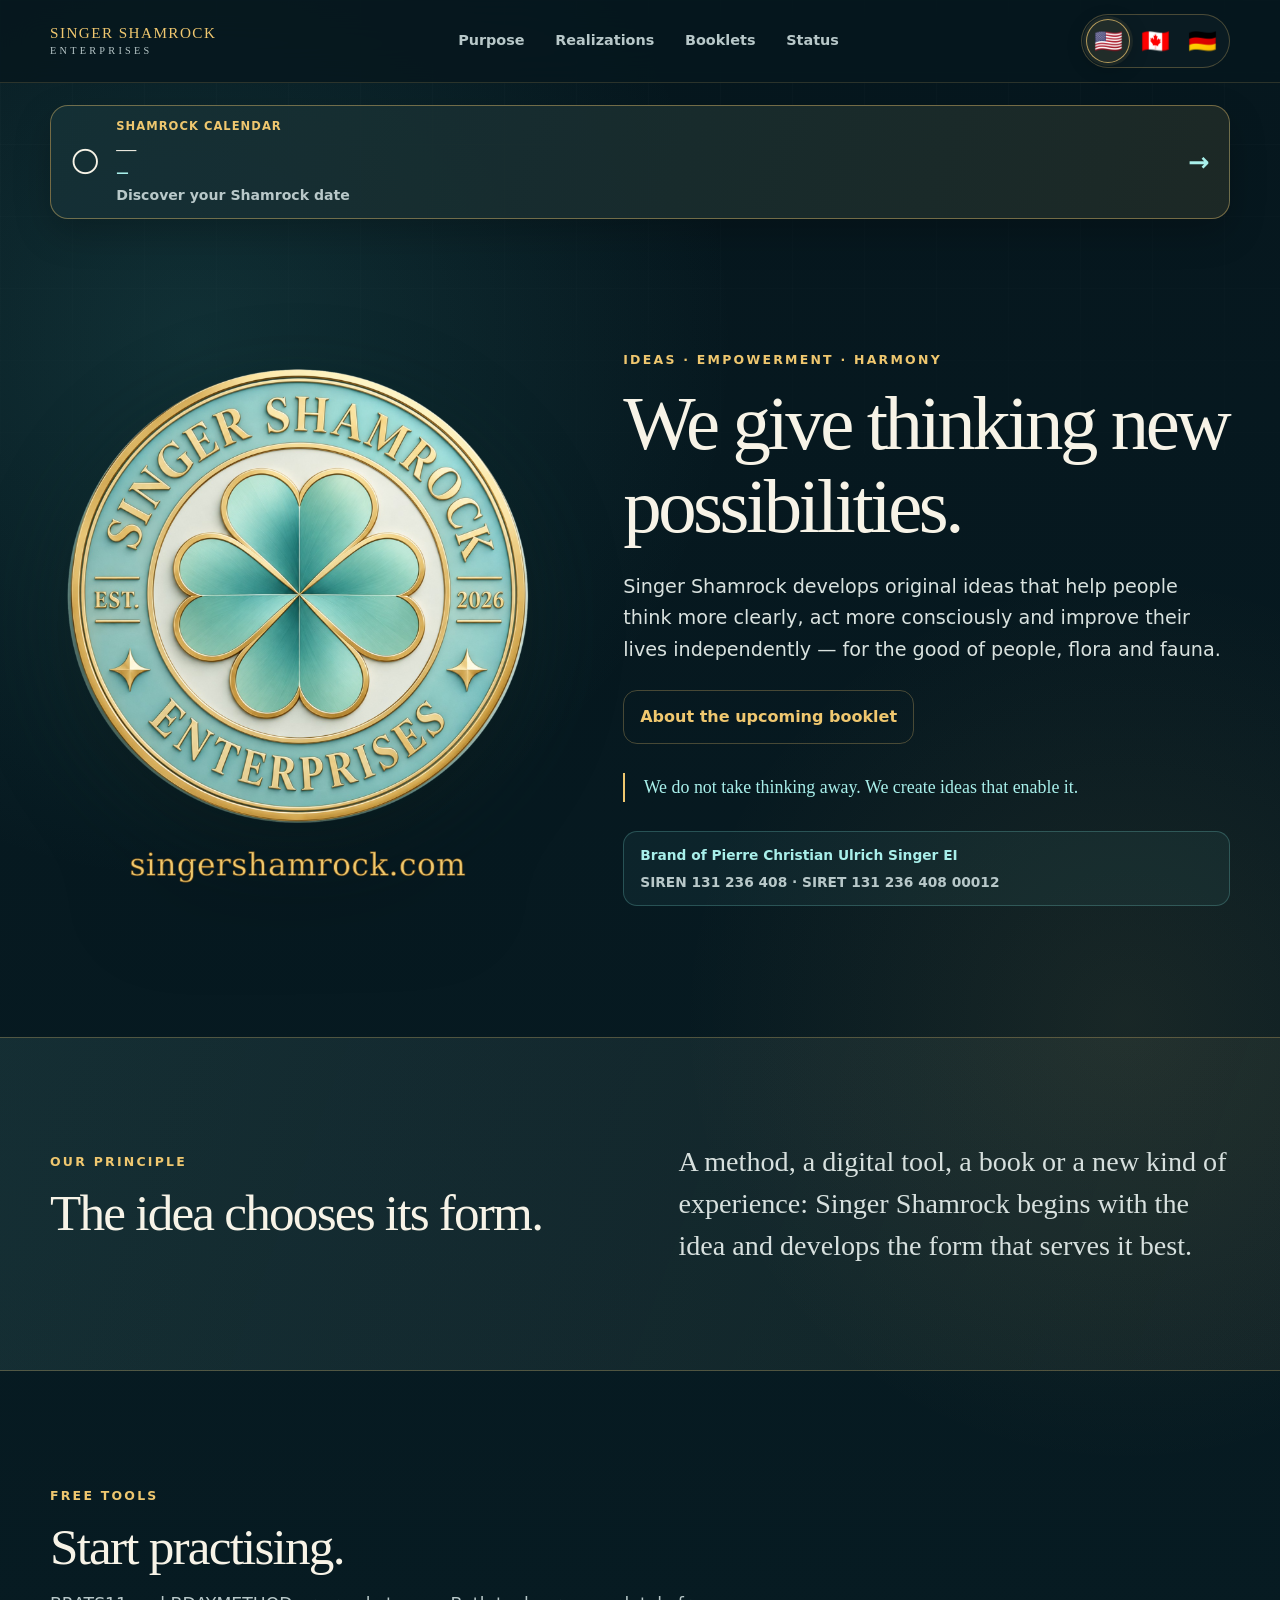
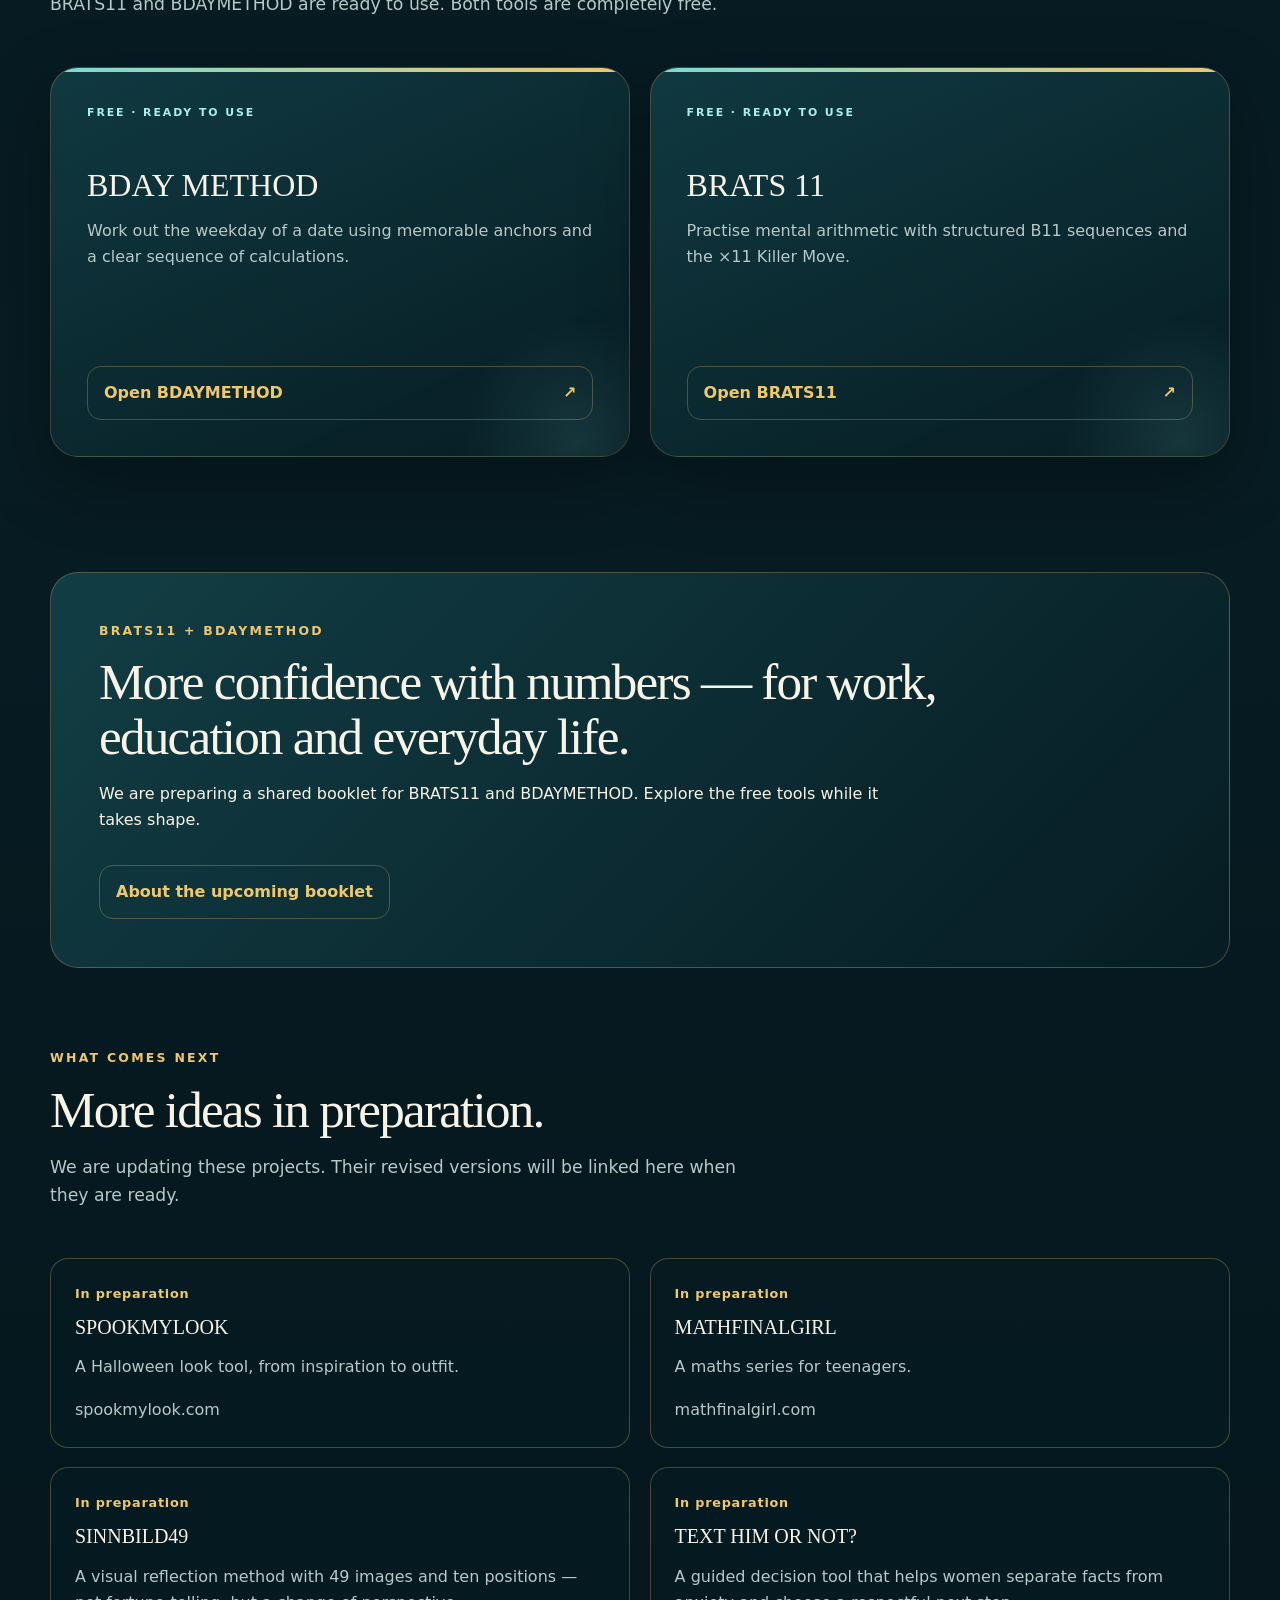
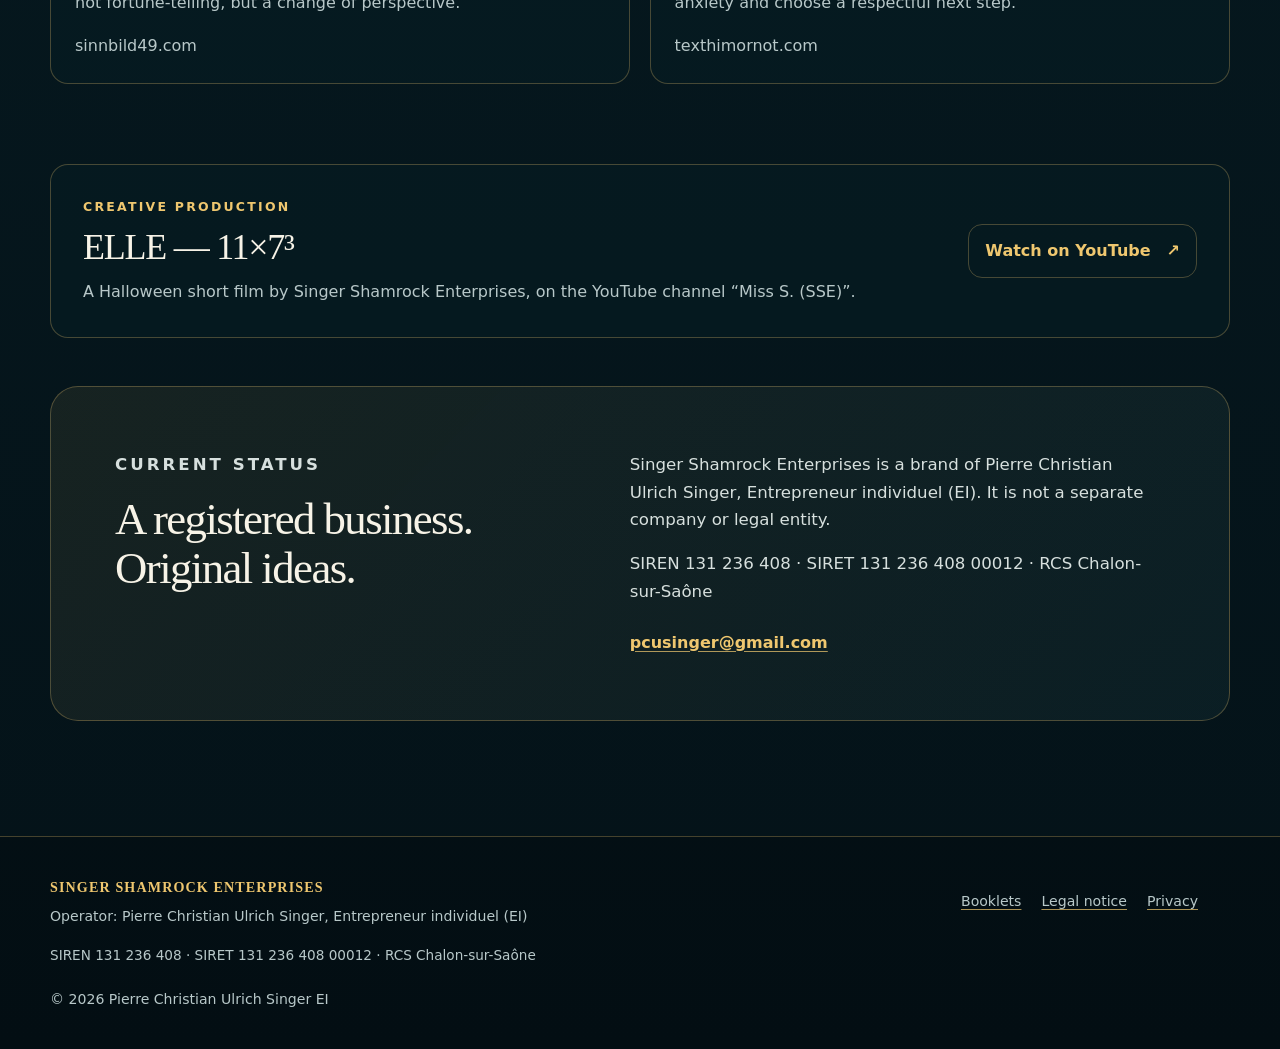
<file: index.html>
<!doctype html>
<html lang="en">
<head>
  <meta charset="utf-8">
  <meta name="viewport" content="width=device-width, initial-scale=1">
  <title>Singer Shamrock Enterprises — Ideas that empower</title>
  <meta name="description" content="Singer Shamrock develops original ideas that give thinking new possibilities.">
  <meta name="theme-color" content="#071a22">
  <link rel="canonical" href="https://singershamrock.com/">
  <link rel="icon" type="image/png" href="/favicon.png">
  <link rel="stylesheet" href="/assets/styles.css?v=20261101-1">
  <script src="https://calendar.singershamrock.com/assets/calendar-engine.js?v=20260927-1" defer></script>
  <script src="/assets/site.js?v=20261101-1" defer></script>
</head>
<body data-page="home">
  <a class="skip-link" href="#main" data-i18n="skip">Skip to content</a>

  <aside class="holiday-banner" data-von-steuben hidden aria-live="polite">
    <strong>HAPPY VON STEUBEN DAY!</strong>
    <span>17 · 09 · <span data-holiday-year></span></span>
  </aside>

  <header class="site-header">
    <div class="shell header-inner">
      <a class="wordmark preserve-lang" href="/index.html" aria-label="Singer Shamrock Enterprises — Home">
        <span>SINGER SHAMROCK</span>
        <small>ENTERPRISES</small>
      </a>

      <nav class="primary-nav" aria-label="Primary navigation" data-i18n-aria="nav_label">
        <a href="#purpose" data-i18n="nav_purpose">Purpose</a>
        <a href="#realizations" data-i18n="nav_realizations">Realizations</a>
        <a class="preserve-lang" href="/booklets.html" data-i18n="booklets_link">Booklets</a>
        <a href="#status" data-i18n="nav_status">Status</a>
      </nav>

      <div class="language-switcher" role="group" aria-label="Choose language" data-i18n-aria="language_label">
        <button type="button" data-language="en" aria-pressed="true" aria-label="English" title="English">🇺🇸</button>
        <button type="button" data-language="fr" aria-pressed="false" aria-label="Français (Canada)" title="Français (Canada)">🇨🇦</button>
        <button type="button" data-language="de" aria-pressed="false" aria-label="Deutsch" title="Deutsch">🇩🇪</button>
      </div>
    </div>
  </header>

  <main id="main">
    <section class="calendar-launch shell">
      <a
        class="calendar-launch-link" data-tool-language
        href="https://calendar.singershamrock.com/"
        aria-label="Open the Shamrock Calendar"
        data-i18n-aria="calendar_link_aria"
      >
        <span class="calendar-launch-icon" id="calendar-current-moon" aria-hidden="true">🌕</span>
        <span class="calendar-launch-copy">
          <span class="calendar-launch-kicker">SHAMROCK CALENDAR</span>
          <strong id="calendar-current-date">—</strong>
          <span class="calendar-launch-phase" id="calendar-current-phase">—</span>
          <span class="calendar-launch-festival" id="calendar-current-festival" hidden></span>
          <small data-i18n="calendar_link">Discover your Shamrock date</small>
        </span>
        <span class="calendar-launch-arrow" aria-hidden="true">→</span>
      </a>
    </section>

    <section class="hero shell" aria-labelledby="hero-title">
      <div class="hero-mark">
        <img src="/assets/singershamrock-logo-domain.png" width="1536" height="1635" alt="Singer Shamrock Enterprises" fetchpriority="high">
      </div>

      <div class="hero-copy">
        <p class="eyebrow" data-i18n="hero_eyebrow">IDEAS · EMPOWERMENT · HARMONY</p>
        <h1 id="hero-title" data-i18n="hero_title">We give thinking new possibilities.</h1>
        <p class="hero-lead" data-i18n="hero_lead">Singer Shamrock develops original ideas that help people think more clearly, act more consciously and improve their lives independently — for the good of people, flora and fauna.</p>
        <div class="hero-actions"><a class="button-link preserve-lang" href="/booklets.html" data-i18n="booklets_cta">About the upcoming booklet</a></div>
        <p class="principle-line" data-i18n="hero_principle">We do not take thinking away. We create ideas that enable it.</p>
        <div class="status-chip" aria-label="Current brand status" data-i18n-aria="status_aria">
          <span data-i18n="status_label">Brand of Pierre Christian Ulrich Singer EI</span>
          <b data-i18n="status_date">SIREN 131 236 408 · SIRET 131 236 408 00012</b>
        </div>
      </div>
    </section>

    <section class="purpose-section" id="purpose" aria-labelledby="purpose-title">
      <div class="shell purpose-grid">
        <div>
          <p class="section-kicker" data-i18n="purpose_kicker">OUR PRINCIPLE</p>
          <h2 id="purpose-title" data-i18n="purpose_title">The idea chooses its form.</h2>
        </div>
        <p class="purpose-copy" data-i18n="purpose_text">A method, a digital tool, a book or a new kind of experience: Singer Shamrock begins with the idea and develops the form that serves it best.</p>
      </div>
    </section>

    <section class="projects shell" id="realizations" aria-labelledby="projects-title">
      <div class="section-heading">
        <p class="section-kicker" data-i18n="projects_kicker">FREE TOOLS</p>
        <h2 id="projects-title" data-i18n="projects_title">Start practising.</h2>
        <p data-i18n="projects_intro">BRATS11 and BDAYMETHOD are ready to use. Both tools are completely free.</p>
      </div>

      <div class="project-grid">
        <article class="project-card card-bday">
          <p class="card-label" data-i18n="project_label">FREE · READY TO USE</p>
          <h3>BDAY METHOD</h3>
          <p data-i18n="bday_text">Work out the weekday of a date using memorable anchors and a clear sequence of calculations.</p>
          <a class="project-link" data-tool-language href="https://bdaymethod.com/" target="_blank" rel="noopener">
            <span data-i18n="visit_bday">Open BDAYMETHOD</span><span aria-hidden="true">↗</span>
          </a>
        </article>

        <article class="project-card card-brats">
          <p class="card-label" data-i18n="project_label">FREE · READY TO USE</p>
          <h3>BRATS 11</h3>
          <p data-i18n="brats_text">Practise mental arithmetic with structured B11 sequences and the ×11 Killer Move.</p>
          <a class="project-link" data-tool-language href="https://brats11.com/" target="_blank" rel="noopener">
            <span data-i18n="visit_brats">Open BRATS11</span><span aria-hidden="true">↗</span>
          </a>
        </article>

      </div>
    </section>

    <section class="booklet-section shell" aria-labelledby="booklet-heading">
      <div class="booklet-panel">
        <p class="section-kicker" data-i18n="booklets_kicker">BRATS11 + BDAYMETHOD</p>
        <h2 id="booklet-heading" data-i18n="booklets_heading">More confidence with numbers — for work, education and everyday life.</h2>
        <p data-i18n="booklets_teaser">We are preparing a shared booklet for BRATS11 and BDAYMETHOD. Explore the free tools while it takes shape.</p>
        <a class="button-link preserve-lang" href="/booklets.html" data-i18n="booklets_cta">About the upcoming booklet</a>
      </div>
    </section>

    <section class="pending-section shell" id="in-preparation" aria-labelledby="pending-title">
      <div class="section-heading">
        <p class="section-kicker" data-i18n="pending_kicker">WHAT COMES NEXT</p>
        <h2 id="pending-title" data-i18n="pending_title">More ideas in preparation.</h2>
        <p data-i18n="pending_intro">We are updating these projects. Their revised versions will be linked here when they are ready.</p>
      </div>
      <div class="pending-grid">
        <article class="pending-card">
          <p class="availability" data-i18n="pending_status">In preparation</p>
          <h3>SPOOKMYLOOK</h3><p data-i18n="spook_text">A Halloween look tool, from inspiration to outfit.</p>
          <span class="project-domain">spookmylook.com</span>
        </article>
        <article class="pending-card">
          <p class="availability" data-i18n="pending_status">In preparation</p>
          <h3>MATHFINALGIRL</h3><p data-i18n="finalgirl_text">A maths series for teenagers.</p>
          <span class="project-domain">mathfinalgirl.com</span>
        </article>
        <article class="pending-card">
          <p class="availability" data-i18n="pending_status">In preparation</p>
          <h3>SINNBILD49</h3><p data-i18n="sinnbild_text">A visual reflection method with 49 images and ten positions — not fortune-telling, but a change of perspective.</p>
          <span class="project-domain">sinnbild49.com</span>
        </article>
        <article class="pending-card">
          <p class="availability" data-i18n="pending_status">In preparation</p>
          <h3>TEXT HIM OR NOT?</h3><p data-i18n="texthim_text">A guided decision tool that helps women separate facts from anxiety and choose a respectful next step.</p>
          <span class="project-domain">texthimornot.com</span>
        </article>
      </div>
    </section>

    <section class="film-section shell" aria-labelledby="film-title">
      <div class="film-panel">
        <div class="film-copy">
          <p class="section-kicker" data-i18n="film_kicker">CREATIVE PRODUCTION</p>
          <h2 id="film-title">ELLE — 11×7³</h2>
          <p data-i18n="film_description">A Halloween short film by Singer Shamrock Enterprises, on the YouTube channel “Miss S. (SSE)”.</p>
        </div>
        <a class="button-link" href="https://youtu.be/s90PfEU3XpA?is=2SO8kLrAOrdzroFz" target="_blank" rel="noopener noreferrer"
          aria-label="Watch ELLE — 11×7³ on YouTube (opens in a new tab)" data-i18n-aria="film_link_aria">
          <span data-i18n="film_cta">Watch on YouTube</span><span aria-hidden="true">↗</span>
        </a>
      </div>
    </section>

    <section class="status-section shell" id="status" aria-labelledby="status-title">
      <div class="status-panel">
        <div>
          <p class="section-kicker" data-i18n="status_kicker">CURRENT STATUS</p>
          <h2 id="status-title" data-i18n="status_title">A registered business. Original ideas.</h2>
        </div>
        <div>
          <p data-i18n="status_text">Singer Shamrock Enterprises is a brand of Pierre Christian Ulrich Singer, Entrepreneur individuel (EI). It is not a separate company or legal entity.</p>
          <p class="registration">SIREN 131 236 408 · SIRET 131 236 408 00012 · RCS Chalon-sur-Saône</p>
          <a class="mail-link" href="mailto:pcusinger@gmail.com">pcusinger@gmail.com</a>
        </div>
      </div>
    </section>
  </main>

  <footer class="site-footer">
    <div class="shell footer-inner">
      <div>
        <strong>SINGER SHAMROCK ENTERPRISES</strong>
        <p><span data-i18n="responsible_today">Operator</span>: Pierre Christian Ulrich Singer, Entrepreneur individuel (EI)</p>
      </div>
      <nav aria-label="Legal" data-i18n-aria="legal_nav_label">
        <a class="preserve-lang" href="/booklets.html" data-i18n="booklets_link">Booklets</a>
        <a class="preserve-lang" href="/imprint.html" data-i18n="legal_link">Legal notice</a>
        <a class="preserve-lang" href="/privacy.html" data-i18n="privacy_link">Privacy</a>
      </nav>
      <p class="registration">SIREN 131 236 408 · SIRET 131 236 408 00012 · RCS Chalon-sur-Saône</p>
      <p class="copyright">© <span data-current-year>2026</span> Pierre Christian Ulrich Singer EI</p>
    </div>
  </footer>
</body>
</html>
</file>
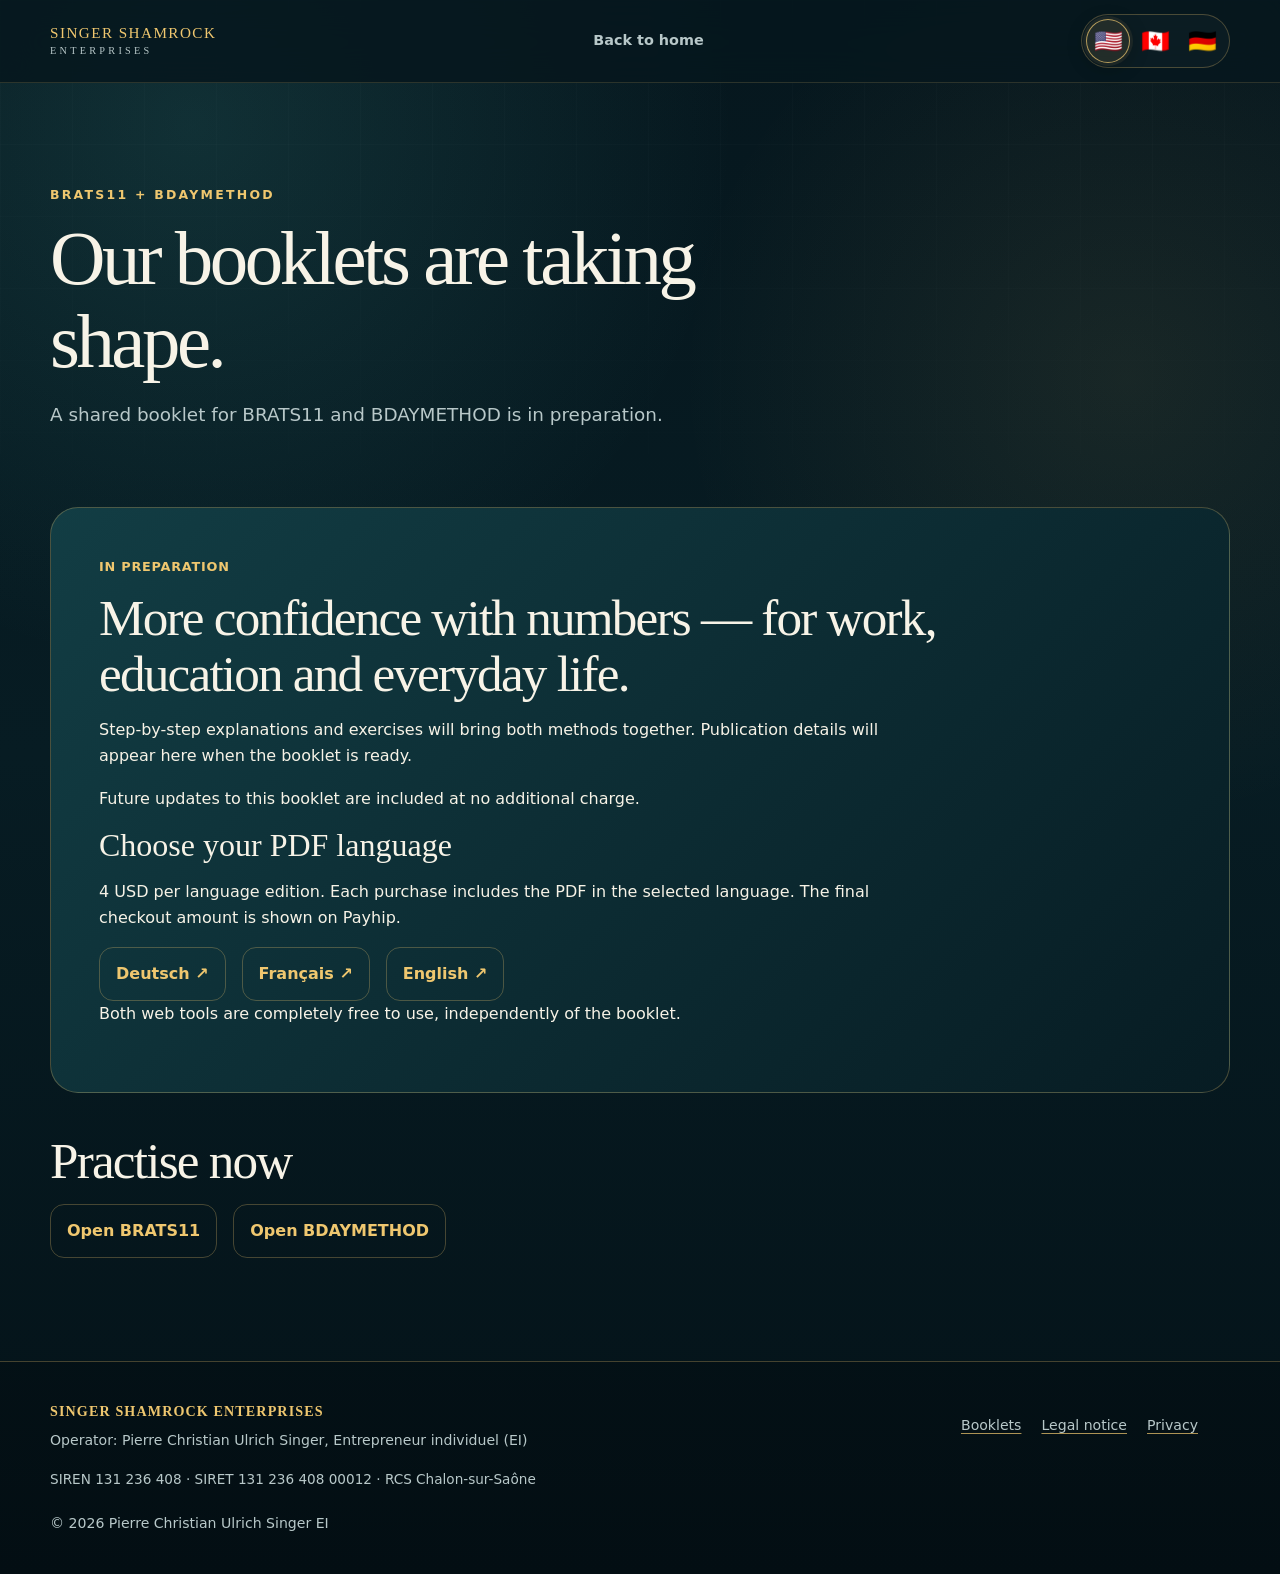
<file: booklets.html>
<!doctype html>
<html lang="en">
<head>
  <meta charset="utf-8">
  <meta name="viewport" content="width=device-width, initial-scale=1">
  <title>Booklets — Singer Shamrock Enterprises</title>
  <meta name="description" content="The 31-page BRATS11 and bday method PDF booklet is available in English, French and German on Payhip. Both web tools remain free to use.">
  <meta name="theme-color" content="#071a22">
  <link rel="canonical" href="https://singershamrock.com/booklets.html">
  <link rel="icon" type="image/png" href="/favicon.png">
  <link rel="stylesheet" href="/assets/styles.css?v=20261101-1">
  <script src="/assets/site.js?v=20261101-1" defer></script>
</head>
<body data-page="booklets">
  <a class="skip-link" href="#main" data-i18n="skip">Skip to content</a>
  <aside class="holiday-banner" data-von-steuben hidden aria-live="polite">
    <strong>HAPPY VON STEUBEN DAY!</strong>
    <span>17 · 09 · <span data-holiday-year></span></span>
  </aside>

  <header class="site-header">
    <div class="shell header-inner compact-header">
      <a class="wordmark preserve-lang" href="/index.html" aria-label="Singer Shamrock Enterprises — Home">
        <span>SINGER SHAMROCK</span><small>ENTERPRISES</small>
      </a>
      <a class="back-link preserve-lang" href="/index.html" data-i18n="back_home">Back to home</a>
      <div class="language-switcher" role="group" aria-label="Choose language" data-i18n-aria="language_label">
        <button type="button" data-language="en" aria-pressed="true" aria-label="English" title="English">🇺🇸</button>
        <button type="button" data-language="fr" aria-pressed="false" aria-label="Français (Canada)" title="Français (Canada)">🇨🇦</button>
        <button type="button" data-language="de" aria-pressed="false" aria-label="Deutsch" title="Deutsch">🇩🇪</button>
      </div>
    </div>
  </header>

  <main id="main" class="legal-main shell booklet-main">
    <header class="legal-hero">
      <p class="section-kicker" data-i18n="booklets_kicker">BRATS11 + BDAYMETHOD</p>
      <h1 data-i18n="booklets_title">BRATS11 — the booklet is here.</h1>
      <p data-i18n="booklets_intro">A colourful, 31-page PDF booklet explaining BRATS11 and bday method, available in English, French and German.</p>
    </header>
    <section class="booklet-panel" aria-labelledby="booklet-title">
      <p class="availability" data-i18n="booklets_status">AVAILABLE NOW · PDF</p>
      <h2 id="booklet-title" data-i18n="booklets_heading">More confidence with numbers — for work, education and everyday life.</h2>
      <p data-i18n="booklets_body">Step-by-step explanations of RFD, the ×11 Killer Move, B11 codes and calendar calculations, with seven puzzles and number tricks. The booklet explains the methods; direct links take you to the free online practice pages.</p>
      <p data-i18n="booklets_updates">Future updates to this booklet are included at no additional charge.</p>
      <h3 id="booklet-language-title" data-i18n="booklets_choose">Choose your PDF language</h3>
      <p data-i18n="booklets_price">4 USD per language edition. Each purchase includes the PDF in the selected language. The final checkout amount is shown on Payhip.</p>
      <div class="practice-links" role="group" aria-labelledby="booklet-language-title">
        <a class="button-link" href="https://payhip.com/b/E8SrM" target="_blank" rel="noopener noreferrer" lang="de">Deutsch ↗</a>
        <a class="button-link" href="https://payhip.com/b/oIP9M" target="_blank" rel="noopener noreferrer" lang="fr">Français ↗</a>
        <a class="button-link" href="https://payhip.com/b/Axgjt" target="_blank" rel="noopener noreferrer" lang="en">English ↗</a>
      </div>
      <p data-i18n="booklets_free">Both web tools are completely free to use, independently of the booklet.</p>
    </section>
    <section class="practice-section" aria-labelledby="practice-title">
      <h2 id="practice-title" data-i18n="booklets_practice">Practise now</h2>
      <div class="practice-links">
        <a class="button-link" data-tool-language href="https://brats11.com/" data-i18n="visit_brats">Open BRATS11</a>
        <a class="button-link" data-tool-language href="https://bdaymethod.com/" data-i18n="visit_bday">Open BDAYMETHOD</a>
      </div>
    </section>
  </main>

  <footer class="site-footer">
    <div class="shell footer-inner">
      <div><strong>SINGER SHAMROCK ENTERPRISES</strong><p><span data-i18n="responsible_today">Operator</span>: Pierre Christian Ulrich Singer, Entrepreneur individuel (EI)</p></div>
      <nav aria-label="Legal" data-i18n-aria="legal_nav_label">
        <a class="preserve-lang" href="/booklets.html" data-i18n="booklets_link">Booklets</a>
        <a class="preserve-lang" href="/imprint.html" data-i18n="legal_link">Legal notice</a>
        <a class="preserve-lang" href="/privacy.html" data-i18n="privacy_link">Privacy</a>
      </nav>
      <p class="registration">SIREN 131 236 408 · SIRET 131 236 408 00012 · RCS Chalon-sur-Saône</p>
      <p class="copyright">© <span data-current-year>2026</span> Pierre Christian Ulrich Singer EI</p>
    </div>
  </footer>
</body>
</html>
</file>
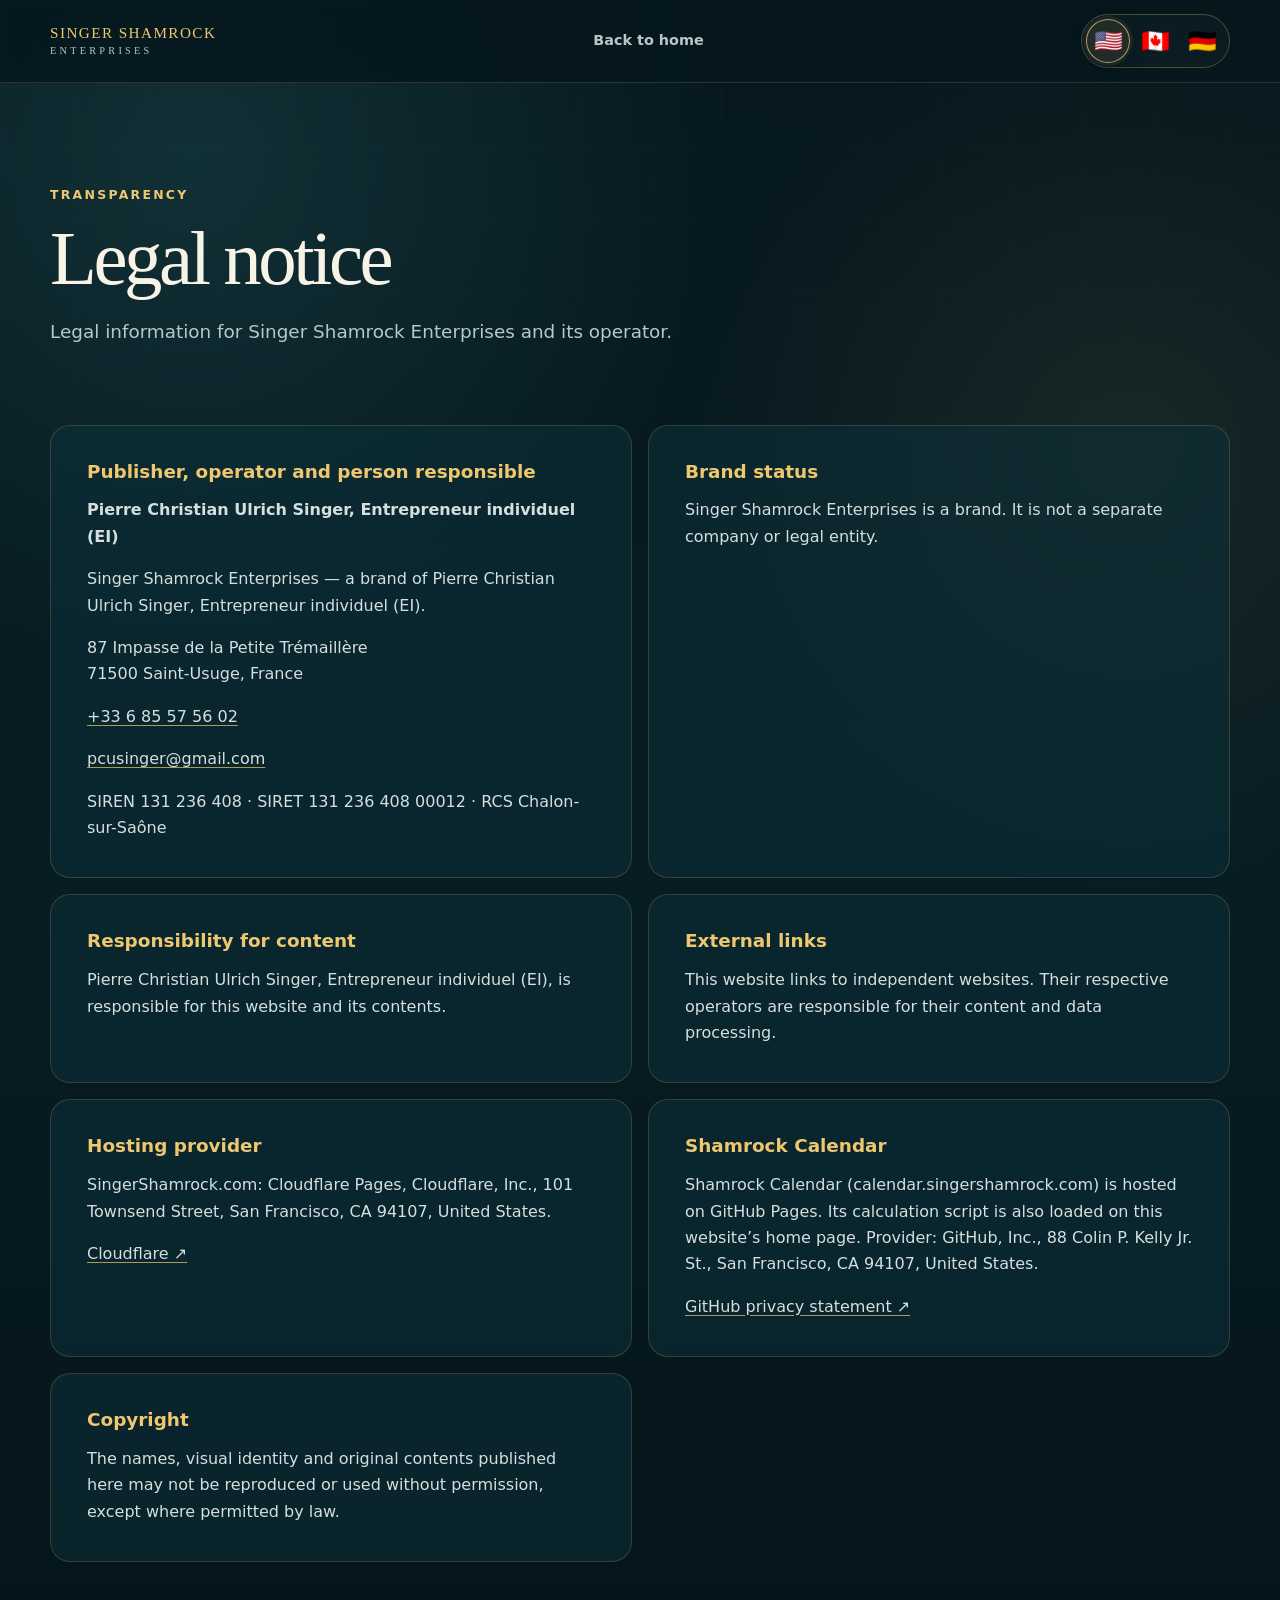
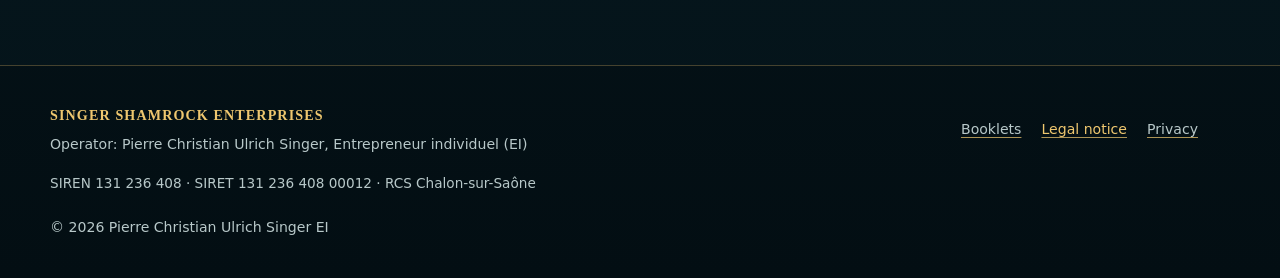
<file: imprint.html>
<!doctype html>
<html lang="en">
<head>
  <meta charset="utf-8">
  <meta name="viewport" content="width=device-width, initial-scale=1">
  <title>Legal notice — Singer Shamrock Enterprises</title>
  <meta name="description" content="Legal information for singershamrock.com.">
  <meta name="theme-color" content="#071a22">
  <link rel="canonical" href="https://singershamrock.com/imprint.html">
  <link rel="icon" type="image/png" href="/favicon.png">
  <link rel="stylesheet" href="/assets/styles.css?v=20261101-1">
  <script src="/assets/site.js?v=20261101-1" defer></script>
</head>
<body data-page="legal">
  <a class="skip-link" href="#main" data-i18n="skip">Skip to content</a>
  <aside class="holiday-banner" data-von-steuben hidden aria-live="polite">
    <strong>HAPPY VON STEUBEN DAY!</strong>
    <span>17 · 09 · <span data-holiday-year></span></span>
  </aside>

  <header class="site-header">
    <div class="shell header-inner compact-header">
      <a class="wordmark preserve-lang" href="/index.html" aria-label="Singer Shamrock Enterprises — Home">
        <span>SINGER SHAMROCK</span><small>ENTERPRISES</small>
      </a>
      <a class="back-link preserve-lang" href="/index.html" data-i18n="back_home">Back to home</a>
      <div class="language-switcher" role="group" aria-label="Choose language" data-i18n-aria="language_label">
        <button type="button" data-language="en" aria-pressed="true" aria-label="English" title="English">🇺🇸</button>
        <button type="button" data-language="fr" aria-pressed="false" aria-label="Français (Canada)" title="Français (Canada)">🇨🇦</button>
        <button type="button" data-language="de" aria-pressed="false" aria-label="Deutsch" title="Deutsch">🇩🇪</button>
      </div>
    </div>
  </header>

  <main id="main" class="legal-main shell">
    <header class="legal-hero">
      <p class="section-kicker" data-i18n="legal_kicker">TRANSPARENCY</p>
      <h1 data-i18n="legal_title">Legal notice</h1>
      <p data-i18n="legal_intro">Legal information for Singer Shamrock Enterprises and its operator.</p>
    </header>

    <div class="legal-grid">
      <section>
        <h2 data-i18n="publisher_title">Publisher, operator and person responsible</h2>
        <p><strong>Pierre Christian Ulrich Singer, Entrepreneur individuel (EI)</strong></p>
        <p data-i18n="brand_identity_text">Singer Shamrock Enterprises — a brand of Pierre Christian Ulrich Singer, Entrepreneur individuel (EI).</p>
        <p>87 Impasse de la Petite Trémaillère<br>71500 Saint-Usuge, France</p>
        <p><a href="tel:+33685575602">+33 6 85 57 56 02</a></p>
        <p><a href="mailto:pcusinger@gmail.com">pcusinger@gmail.com</a></p>
        <p>SIREN 131 236 408 · SIRET 131 236 408 00012 · RCS Chalon-sur-Saône</p>
      </section>
      <section>
        <h2 data-i18n="project_status_title">Brand status</h2>
        <p data-i18n="project_status_text">Singer Shamrock Enterprises is a brand. It is not a separate company or legal entity.</p>
      </section>
      <section>
        <h2 data-i18n="content_responsibility_title">Responsibility for content</h2>
        <p data-i18n="content_responsibility_text">Pierre Christian Ulrich Singer, Entrepreneur individuel (EI), is responsible for this website and its contents.</p>
      </section>
      <section>
        <h2 data-i18n="external_links_title">External links</h2>
        <p data-i18n="external_links_text">This website links to independent websites. Their respective operators are responsible for their content and data processing.</p>
      </section>
      <section>
        <h2 data-i18n="hosting_provider_title">Hosting provider</h2>
        <p data-i18n="hosting_provider_text">SingerShamrock.com: Cloudflare Pages, Cloudflare, Inc., 101 Townsend Street, San Francisco, CA 94107, United States.</p>
        <p><a href="https://www.cloudflare.com/privacypolicy/" target="_blank" rel="noopener">Cloudflare ↗</a></p>
      </section>
      <section>
        <h2 data-i18n="calendar_privacy_title">Shamrock Calendar</h2>
        <p data-i18n="calendar_hosting_text">Shamrock Calendar (calendar.singershamrock.com) is hosted on GitHub Pages. Its calculation script is also loaded on this website’s home page. Provider: GitHub, Inc., 88 Colin P. Kelly Jr. St., San Francisco, CA 94107, United States.</p>
        <p><a href="https://docs.github.com/en/site-policy/privacy-policies/github-general-privacy-statement" target="_blank" rel="noopener" data-i18n="calendar_policy_link">GitHub privacy statement ↗</a></p>
      </section>
      <section>
        <h2 data-i18n="copyright_title">Copyright</h2>
        <p data-i18n="copyright_text">The names, visual identity and original contents published here may not be reproduced or used without permission, except where permitted by law.</p>
      </section>
    </div>
  </main>

  <footer class="site-footer">
    <div class="shell footer-inner">
      <div><strong>SINGER SHAMROCK ENTERPRISES</strong><p><span data-i18n="responsible_today">Operator</span>: Pierre Christian Ulrich Singer, Entrepreneur individuel (EI)</p></div>
      <nav aria-label="Legal" data-i18n-aria="legal_nav_label">
        <a class="preserve-lang" href="/booklets.html" data-i18n="booklets_link">Booklets</a>
        <a class="preserve-lang" href="/imprint.html" aria-current="page" data-i18n="legal_link">Legal notice</a>
        <a class="preserve-lang" href="/privacy.html" data-i18n="privacy_link">Privacy</a>
      </nav>
      <p class="registration">SIREN 131 236 408 · SIRET 131 236 408 00012 · RCS Chalon-sur-Saône</p>
      <p class="copyright">© <span data-current-year>2026</span> Pierre Christian Ulrich Singer EI</p>
    </div>
  </footer>
</body>
</html>
</file>
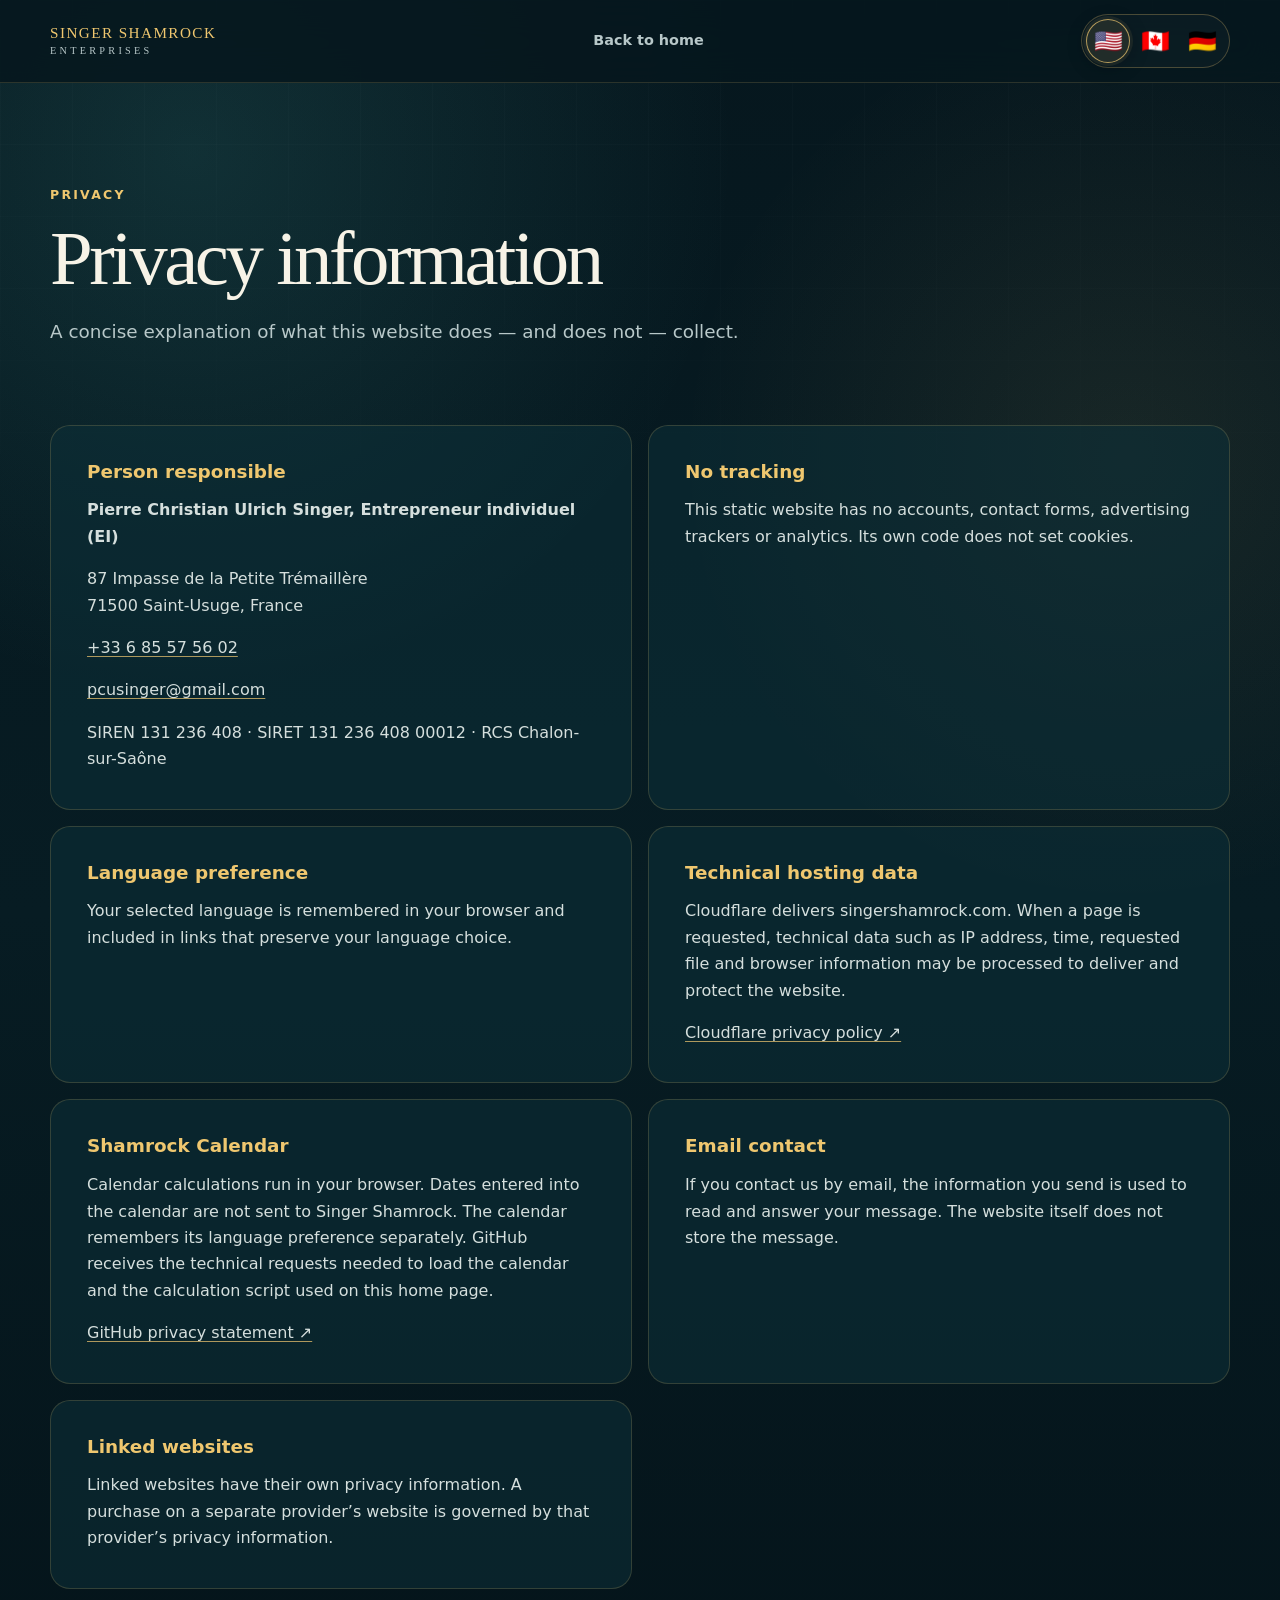
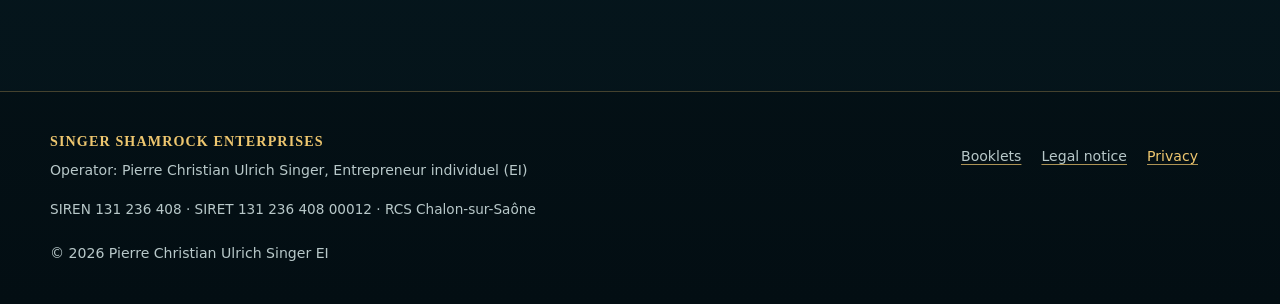
<file: privacy.html>
<!doctype html>
<html lang="en">
<head>
  <meta charset="utf-8">
  <meta name="viewport" content="width=device-width, initial-scale=1">
  <title>Privacy — Singer Shamrock Enterprises</title>
  <meta name="description" content="Privacy information for singershamrock.com.">
  <meta name="theme-color" content="#071a22">
  <link rel="canonical" href="https://singershamrock.com/privacy.html">
  <link rel="icon" type="image/png" href="/favicon.png">
  <link rel="stylesheet" href="/assets/styles.css?v=20261101-1">
  <script src="/assets/site.js?v=20261101-1" defer></script>
</head>
<body data-page="privacy">
  <a class="skip-link" href="#main" data-i18n="skip">Skip to content</a>
  <aside class="holiday-banner" data-von-steuben hidden aria-live="polite">
    <strong>HAPPY VON STEUBEN DAY!</strong>
    <span>17 · 09 · <span data-holiday-year></span></span>
  </aside>

  <header class="site-header">
    <div class="shell header-inner compact-header">
      <a class="wordmark preserve-lang" href="/index.html" aria-label="Singer Shamrock Enterprises — Home">
        <span>SINGER SHAMROCK</span><small>ENTERPRISES</small>
      </a>
      <a class="back-link preserve-lang" href="/index.html" data-i18n="back_home">Back to home</a>
      <div class="language-switcher" role="group" aria-label="Choose language" data-i18n-aria="language_label">
        <button type="button" data-language="en" aria-pressed="true" aria-label="English" title="English">🇺🇸</button>
        <button type="button" data-language="fr" aria-pressed="false" aria-label="Français (Canada)" title="Français (Canada)">🇨🇦</button>
        <button type="button" data-language="de" aria-pressed="false" aria-label="Deutsch" title="Deutsch">🇩🇪</button>
      </div>
    </div>
  </header>

  <main id="main" class="legal-main shell">
    <header class="legal-hero">
      <p class="section-kicker" data-i18n="privacy_kicker">PRIVACY</p>
      <h1 data-i18n="privacy_title">Privacy information</h1>
      <p data-i18n="privacy_intro">A concise explanation of what this website does — and does not — collect.</p>
    </header>

    <div class="legal-grid">
      <section>
        <h2 data-i18n="controller_title">Person responsible</h2>
        <p><strong>Pierre Christian Ulrich Singer, Entrepreneur individuel (EI)</strong></p>
        <p>87 Impasse de la Petite Trémaillère<br>71500 Saint-Usuge, France</p>
        <p><a href="tel:+33685575602">+33 6 85 57 56 02</a></p>
        <p><a href="mailto:pcusinger@gmail.com">pcusinger@gmail.com</a></p>
        <p>SIREN 131 236 408 · SIRET 131 236 408 00012 · RCS Chalon-sur-Saône</p>
      </section>
      <section>
        <h2 data-i18n="collection_title">No tracking</h2>
        <p data-i18n="collection_text">This static website has no accounts, contact forms, advertising trackers or analytics. Its own code does not set cookies.</p>
      </section>
      <section>
        <h2 data-i18n="language_storage_title">Language preference</h2>
        <p data-i18n="language_storage_text">Your selected language is remembered in your browser and included in links that preserve your language choice.</p>
      </section>
      <section>
        <h2 data-i18n="hosting_title">Technical hosting data</h2>
        <p data-i18n="hosting_text">Cloudflare delivers singershamrock.com. When a page is requested, technical data such as IP address, time, requested file and browser information may be processed to deliver and protect the website.</p>
        <p><a href="https://www.cloudflare.com/privacypolicy/" target="_blank" rel="noopener" data-i18n="hosting_policy_link">Cloudflare privacy policy ↗</a></p>
      </section>
      <section>
        <h2 data-i18n="calendar_privacy_title">Shamrock Calendar</h2>
        <p data-i18n="calendar_privacy_text">Calendar calculations run in your browser. Dates entered into the calendar are not sent to Singer Shamrock. The calendar remembers its language preference separately. GitHub receives the technical requests needed to load the calendar and the calculation script used on this home page.</p>
        <p><a href="https://docs.github.com/en/site-policy/privacy-policies/github-general-privacy-statement" target="_blank" rel="noopener" data-i18n="calendar_policy_link">GitHub privacy statement ↗</a></p>
      </section>
      <section>
        <h2 data-i18n="email_title">Email contact</h2>
        <p data-i18n="email_text">If you contact us by email, the information you send is used to read and answer your message. The website itself does not store the message.</p>
      </section>
      <section>
        <h2 data-i18n="linked_sites_title">Linked websites</h2>
        <p data-i18n="linked_sites_text">Linked websites have their own privacy information. A purchase on a separate provider’s website is governed by that provider’s privacy information.</p>
      </section>
    </div>
  </main>

  <footer class="site-footer">
    <div class="shell footer-inner">
      <div><strong>SINGER SHAMROCK ENTERPRISES</strong><p><span data-i18n="responsible_today">Operator</span>: Pierre Christian Ulrich Singer, Entrepreneur individuel (EI)</p></div>
      <nav aria-label="Legal" data-i18n-aria="legal_nav_label">
        <a class="preserve-lang" href="/booklets.html" data-i18n="booklets_link">Booklets</a>
        <a class="preserve-lang" href="/imprint.html" data-i18n="legal_link">Legal notice</a>
        <a class="preserve-lang" href="/privacy.html" aria-current="page" data-i18n="privacy_link">Privacy</a>
      </nav>
      <p class="registration">SIREN 131 236 408 · SIRET 131 236 408 00012 · RCS Chalon-sur-Saône</p>
      <p class="copyright">© <span data-current-year>2026</span> Pierre Christian Ulrich Singer EI</p>
    </div>
  </footer>
</body>
</html>
</file>
<file: assets/styles.css>
:root {
  color-scheme: dark;
  --ink: #06171e;
  --ink-2: #0a232b;
  --panel: rgba(14, 45, 52, 0.72);
  --panel-strong: #0d3037;
  --aqua: #7bd9d3;
  --aqua-bright: #a8efea;
  --gold: #efc76f;
  --gold-deep: #9b681f;
  --ivory: #f7f3e7;
  --muted: #b8c8c9;
  --line: rgba(239, 199, 111, 0.28);
  --shadow: 0 24px 70px rgba(0, 0, 0, 0.28);
  --radius: 28px;
}

* {
  box-sizing: border-box;
}

html {
  scroll-behavior: smooth;
}

body {
  margin: 0;
  min-width: 320px;
  background:
    radial-gradient(circle at 15% 8%, rgba(83, 197, 190, 0.14), transparent 34rem),
    radial-gradient(circle at 88% 24%, rgba(239, 199, 111, 0.08), transparent 28rem),
    linear-gradient(180deg, #06171e 0%, #071c23 48%, #041218 100%);
  color: var(--ivory);
  font-family: Inter, ui-sans-serif, system-ui, -apple-system, BlinkMacSystemFont, "Segoe UI", sans-serif;
  font-size: 1rem;
  line-height: 1.65;
  text-rendering: optimizeLegibility;
}

body::before {
  position: fixed;
  inset: 0;
  z-index: -1;
  content: "";
  pointer-events: none;
  background-image:
    linear-gradient(rgba(255,255,255,.018) 1px, transparent 1px),
    linear-gradient(90deg, rgba(255,255,255,.018) 1px, transparent 1px);
  background-size: 72px 72px;
  mask-image: linear-gradient(to bottom, black, transparent 72%);
}

a {
  color: inherit;
  text-decoration-color: rgba(239, 199, 111, 0.72);
  text-underline-offset: 0.2em;
}

a:hover {
  color: var(--gold);
}

button,
a {
  -webkit-tap-highlight-color: transparent;
}

button:focus-visible,
a:focus-visible {
  outline: 3px solid var(--aqua-bright);
  outline-offset: 4px;
}

img {
  display: block;
  width: auto;
  height: auto;
  max-width: 100%;
}

h1,
h2,
h3,
p {
  margin-top: 0;
}

h1,
h2,
h3 {
  font-family: Georgia, "Times New Roman", serif;
  font-weight: 500;
  line-height: 1.08;
}

h1 {
  margin-bottom: 1.35rem;
  font-size: clamp(2.9rem, 6vw, 6.4rem);
  letter-spacing: -0.045em;
}

h2 {
  margin-bottom: 1rem;
  font-size: clamp(2.2rem, 4vw, 4.25rem);
  letter-spacing: -0.035em;
}

h3 {
  margin-bottom: 1rem;
  font-size: clamp(1.8rem, 2.5vw, 2.7rem);
}

.shell {
  width: min(1180px, calc(100% - 2.5rem));
  margin-inline: auto;
}

.skip-link {
  position: fixed;
  top: 0.75rem;
  left: 0.75rem;
  z-index: 1000;
  padding: 0.75rem 1rem;
  border-radius: 999px;
  background: var(--ivory);
  color: var(--ink);
  transform: translateY(-180%);
}

.skip-link:focus {
  transform: translateY(0);
}

.holiday-banner {
  display: flex;
  align-items: center;
  justify-content: center;
  gap: 1rem;
  min-height: 48px;
  padding: 0.65rem 1.25rem;
  background: linear-gradient(90deg, #b8791f, #f0cf7d, #b8791f);
  color: #2c1a04;
  text-align: center;
  letter-spacing: 0.12em;
}

.holiday-banner[hidden] {
  display: none;
}

.holiday-banner strong {
  font-family: Georgia, "Times New Roman", serif;
}

.holiday-banner span {
  font-size: 0.82rem;
  font-weight: 800;
}

.site-header {
  position: sticky;
  top: 0;
  z-index: 50;
  border-bottom: 1px solid rgba(239, 199, 111, 0.16);
  background: rgba(6, 23, 30, 0.88);
  backdrop-filter: blur(18px);
}

.header-inner {
  display: grid;
  grid-template-columns: auto 1fr auto;
  align-items: center;
  gap: 1.5rem;
  min-height: 82px;
}

.wordmark {
  display: inline-flex;
  flex-direction: column;
  width: max-content;
  text-decoration: none;
  font-family: Georgia, "Times New Roman", serif;
  line-height: 1;
  letter-spacing: 0.09em;
}

.wordmark span {
  color: var(--gold);
  font-size: 0.95rem;
}

.wordmark small {
  margin-top: 0.35rem;
  color: var(--muted);
  font-size: 0.64rem;
  letter-spacing: 0.32em;
}

.primary-nav {
  display: flex;
  justify-content: center;
  gap: clamp(1rem, 2.4vw, 2rem);
}

.primary-nav a,
.back-link {
  color: var(--muted);
  font-size: 0.9rem;
  font-weight: 700;
  text-decoration: none;
}

.primary-nav a:hover,
.back-link:hover {
  color: var(--ivory);
}

.language-switcher {
  display: inline-flex;
  align-items: center;
  gap: 0.2rem;
  width: max-content;
  padding: 0.28rem;
  border: 1px solid var(--line);
  border-radius: 999px;
  background: rgba(255, 255, 255, 0.025);
}

.language-switcher button {
  display: grid;
  width: 44px;
  height: 44px;
  padding: 0;
  place-items: center;
  border: 1px solid transparent;
  border-radius: 50%;
  background: transparent;
  color: var(--muted);
  cursor: pointer;
  font: inherit;
  font-size: 1.45rem;
  font-weight: 750;
  line-height: 1;
}

.language-switcher button[aria-pressed="true"] {
  border-color: rgba(239, 199, 111, 0.72);
  background: rgba(239, 199, 111, 0.1);
  box-shadow: 0 0 0 3px rgba(239, 199, 111, 0.08), 0 4px 20px rgba(0, 0, 0, 0.24);
}

.hero {
  display: grid;
  grid-template-columns: minmax(320px, 0.9fr) minmax(420px, 1.1fr);
  align-items: center;
  gap: clamp(2rem, 6vw, 6rem);
  min-height: calc(100vh - 82px);
  padding-block: clamp(3rem, 7vw, 7rem);
}

.hero-mark {
  position: relative;
  width: min(100%, 520px);
  justify-self: center;
  isolation: isolate;
}

.hero-mark::after {
  position: absolute;
  inset: 17% 12% 20%;
  z-index: -1;
  content: "";
  border-radius: 50%;
  background: rgba(92, 220, 210, 0.2);
  filter: blur(70px);
}

.hero-mark img {
  width: 100%;
  height: auto;
  aspect-ratio: 1536 / 1635;
  object-fit: contain;
  filter: drop-shadow(0 30px 45px rgba(0, 0, 0, 0.38));
}

.eyebrow,
.section-kicker,
.card-label {
  color: var(--gold);
  font-size: 0.78rem;
  font-weight: 850;
  letter-spacing: 0.18em;
  text-transform: uppercase;
}

.hero-lead {
  max-width: 42rem;
  color: #d9e2df;
  font-size: clamp(1.08rem, 1.5vw, 1.28rem);
}

.principle-line {
  margin: 1.8rem 0;
  padding-left: 1.15rem;
  border-left: 2px solid var(--gold);
  color: var(--aqua-bright);
  font-family: Georgia, "Times New Roman", serif;
  font-size: 1.12rem;
}

.status-chip {
  display: inline-flex;
  flex-wrap: wrap;
  gap: 0.25rem 0.8rem;
  align-items: center;
  padding: 0.75rem 1rem;
  border: 1px solid rgba(123, 217, 211, 0.25);
  border-radius: 14px;
  background: rgba(123, 217, 211, 0.06);
  color: var(--muted);
  font-size: 0.86rem;
}

.status-chip span {
  color: var(--aqua-bright);
  font-weight: 800;
}

.status-chip b {
  font-weight: 600;
}

.purpose-section {
  border-block: 1px solid var(--line);
  background:
    linear-gradient(110deg, rgba(123, 217, 211, 0.09), rgba(239, 199, 111, 0.035)),
    rgba(255,255,255,.015);
}

.purpose-grid {
  display: grid;
  grid-template-columns: 1fr 1fr;
  align-items: center;
  gap: clamp(2rem, 6vw, 6rem);
  padding-block: clamp(4.5rem, 8vw, 8rem);
}

.purpose-copy {
  margin: 0;
  color: #d7e0de;
  font-family: Georgia, "Times New Roman", serif;
  font-size: clamp(1.35rem, 2.2vw, 2rem);
  line-height: 1.5;
}

.projects {
  padding-block: clamp(5rem, 9vw, 9rem);
}

.section-heading {
  max-width: 730px;
  margin-bottom: 3rem;
}

.section-heading > p:last-child {
  color: var(--muted);
  font-size: 1.08rem;
}

.project-grid {
  display: grid;
  grid-template-columns: repeat(2, 1fr);
  gap: 1.2rem;
}

.project-card {
  position: relative;
  display: flex;
  flex-direction: column;
  min-height: 390px;
  padding: clamp(1.5rem, 3vw, 2.25rem);
  overflow: hidden;
  border: 1px solid rgba(239, 199, 111, 0.22);
  border-radius: var(--radius);
  background: linear-gradient(155deg, rgba(18, 61, 68, 0.9), rgba(7, 28, 35, 0.94));
  box-shadow: var(--shadow);
}

.project-card::before {
  position: absolute;
  top: 0;
  left: 0;
  width: 100%;
  height: 4px;
  content: "";
  background: linear-gradient(90deg, var(--aqua), var(--gold));
}

.project-card::after {
  position: absolute;
  right: -5rem;
  bottom: -7rem;
  width: 16rem;
  height: 16rem;
  content: "";
  border-radius: 50%;
  background: radial-gradient(circle, rgba(123,217,211,.13), transparent 68%);
}

.project-card h3 {
  position: relative;
  z-index: 1;
  margin-top: 0.5rem;
}

.project-card > p:not(.card-label) {
  position: relative;
  z-index: 1;
  color: var(--muted);
}

.card-label {
  min-height: 2.8rem;
  color: var(--aqua-bright);
  font-size: 0.68rem;
}

.project-link,
.button-link {
  position: relative;
  z-index: 1;
  display: inline-flex;
  align-items: center;
  justify-content: space-between;
  gap: 1rem;
  min-height: 50px;
  margin-top: auto;
  padding: 0.8rem 1rem;
  border: 1px solid var(--line);
  border-radius: 14px;
  color: var(--gold);
  font-weight: 800;
  text-decoration: none;
  transition: transform 160ms ease, background 160ms ease;
}

.project-link:hover,
.button-link:hover {
  background: rgba(239, 199, 111, 0.08);
  color: var(--ivory);
  transform: translateY(-2px);
}

.project-link-disabled {
  color: var(--muted);
  cursor: default;
}

.project-link-disabled:hover {
  background: transparent;
  color: var(--muted);
  transform: none;
}

.status-section {
  padding-bottom: clamp(5rem, 9vw, 9rem);
}

.status-panel {
  display: grid;
  grid-template-columns: 0.9fr 1.1fr;
  gap: clamp(2rem, 6vw, 6rem);
  padding: clamp(2rem, 5vw, 4.5rem);
  border: 1px solid var(--line);
  border-radius: var(--radius);
  background: linear-gradient(135deg, rgba(239,199,111,.08), rgba(123,217,211,.06));
}

.status-panel h2 {
  margin-bottom: 0;
  font-size: clamp(2rem, 3.5vw, 3.6rem);
}

.status-panel p {
  color: #d7e0de;
  font-size: 1.04rem;
}

.mail-link {
  display: inline-block;
  margin-top: 0.5rem;
  color: var(--gold);
  font-weight: 800;
}

.site-footer {
  border-top: 1px solid var(--line);
  background: rgba(0, 0, 0, 0.18);
}

.footer-inner {
  display: grid;
  grid-template-columns: 1fr auto auto;
  align-items: center;
  gap: 2rem;
  padding-block: 2.4rem;
  color: var(--muted);
  font-size: 0.88rem;
}

.footer-inner strong {
  color: var(--gold);
  font-family: Georgia, "Times New Roman", serif;
  letter-spacing: 0.08em;
}

.footer-inner p {
  margin: 0.35rem 0 0;
}

.footer-inner nav {
  display: flex;
  gap: 1.25rem;
}

.footer-inner nav a[aria-current="page"] {
  color: var(--gold);
}

.copyright {
  white-space: normal;
}

.compact-header {
  grid-template-columns: auto 1fr auto;
}

.compact-header .back-link {
  justify-self: center;
}

.legal-main {
  min-height: calc(100vh - 270px);
  padding-block: clamp(4rem, 8vw, 8rem);
}

.legal-hero {
  max-width: 800px;
  margin-bottom: clamp(3rem, 6vw, 5rem);
}

.legal-hero h1 {
  margin-bottom: 1rem;
}

.legal-hero > p:last-child {
  color: var(--muted);
  font-size: 1.15rem;
}

.legal-grid {
  display: grid;
  grid-template-columns: repeat(2, 1fr);
  gap: 1rem;
}

.legal-grid section {
  padding: clamp(1.5rem, 3vw, 2.25rem);
  border: 1px solid rgba(239, 199, 111, 0.18);
  border-radius: 20px;
  background: rgba(13, 48, 55, 0.58);
}

.legal-grid h2 {
  margin-bottom: 1rem;
  color: var(--gold);
  font-family: inherit;
  font-size: 1.15rem;
  font-weight: 800;
  letter-spacing: 0;
}

.legal-grid p:last-child {
  margin-bottom: 0;
}

.legal-grid p {
  color: #d5dfdd;
}

.not-found {
  display: flex;
  flex-direction: column;
  align-items: center;
  justify-content: center;
  min-height: 100vh;
  padding-block: 3rem;
  text-align: center;
}

.not-found img {
  width: min(320px, 70vw);
  margin-bottom: 1.5rem;
}

.not-found h1 {
  margin-bottom: 1rem;
  font-size: clamp(2.5rem, 6vw, 5rem);
}

.not-found > p:not(.section-kicker) {
  color: var(--muted);
}

.not-found .button-link {
  margin: 1rem 0 2rem;
}

.calendar-launch {
  margin-top: clamp(0.8rem, 2vw, 1.35rem);
}

.calendar-launch-link {
  display: grid;
  grid-template-columns: auto minmax(0, 1fr) auto;
  align-items: center;
  gap: 1rem;
  min-height: 94px;
  padding: 0.85rem 1.2rem;
  border: 1px solid rgba(239, 199, 111, 0.42);
  border-radius: 18px;
  background:
    linear-gradient(110deg, rgba(123, 217, 211, 0.12), rgba(239, 199, 111, 0.1)),
    rgba(6, 23, 30, 0.9);
  box-shadow: 0 14px 36px rgba(0, 0, 0, 0.22);
  text-decoration: none;
  transition: transform 160ms ease, border-color 160ms ease;
}

.calendar-launch-link:hover {
  border-color: var(--gold);
  color: var(--ivory);
  transform: translateY(-2px);
}

.calendar-launch-icon {
  font-size: 1.8rem;
  line-height: 1;
}

.calendar-launch-copy {
  display: flex;
  min-width: 0;
  flex-direction: column;
  line-height: 1.3;
}

.calendar-launch-kicker {
  color: var(--gold);
  font-size: 0.72rem;
  font-weight: 850;
  letter-spacing: 0.09em;
}

.calendar-launch-copy strong {
  margin-top: 0.12rem;
  color: var(--ivory);
  font-family: Georgia, "Times New Roman", serif;
  font-size: clamp(1rem, 2.2vw, 1.25rem);
  font-weight: 500;
  letter-spacing: 0;
}

.calendar-launch-phase,
.calendar-launch-festival {
  margin-top: 0.16rem;
  color: var(--aqua-bright);
  font-size: 0.78rem;
  font-weight: 720;
}

.calendar-launch-festival { color: var(--gold); }
.calendar-launch-festival[hidden] { display: none; }

.calendar-launch-copy small {
  margin-top: 0.35rem;
  color: var(--muted);
  font-size: 0.88rem;
  font-weight: 650;
}

.calendar-launch-arrow {
  color: var(--aqua-bright);
  font-size: 1.6rem;
  font-weight: 800;
}

@media (max-width: 980px) {
  .header-inner {
    grid-template-columns: 1fr auto;
    gap: 0.8rem;
    padding-block: 0.75rem;
  }

  .primary-nav,
  .compact-header .back-link {
    display: none;
  }

  .hero {
    grid-template-columns: 1fr;
    min-height: auto;
  }

  .hero-mark {
    width: min(560px, 88vw);
    margin-inline: auto;
  }

  .hero-copy {
    max-width: 740px;
    margin-inline: auto;
    text-align: center;
  }

  .principle-line {
    padding: 0 0 1rem;
    border-left: 0;
    border-bottom: 2px solid var(--gold);
  }

  .project-grid {
    grid-template-columns: 1fr;
  }

  .project-card {
    min-height: 330px;
  }

  .purpose-grid,
  .status-panel {
    grid-template-columns: 1fr;
  }

  .footer-inner {
    grid-template-columns: 1fr;
    text-align: center;
  }

  .footer-inner nav {
    justify-content: center;
  }
}

@media (max-width: 650px) {
  .shell {
    width: min(100% - 1.25rem, 1180px);
  }

  .holiday-banner {
    flex-direction: column;
    gap: 0;
    padding-block: 0.45rem;
  }

  .site-header {
    position: relative;
  }

  .header-inner,
  .compact-header {
    grid-template-columns: 1fr;
    justify-items: center;
  }

  .wordmark {
    align-items: center;
  }

  .language-switcher {
    max-width: 100%;
  }

  .language-switcher button {
    width: 42px;
    height: 42px;
    font-size: 1.35rem;
  }

  .hero {
    padding-top: 2rem;
  }

  h1 {
    font-size: clamp(2.55rem, 14vw, 4.5rem);
  }

  .status-chip {
    justify-content: center;
  }

  .legal-grid {
    grid-template-columns: 1fr;
  }
}

@media (prefers-reduced-motion: reduce) {
  html {
    scroll-behavior: auto;
  }

  *,
  *::before,
  *::after {
    transition-duration: 0.01ms !important;
  }
}

/* Publication status and shared booklet — October 2026. */
.hero-actions { margin: 1.5rem 0; }
.hero-actions .button-link { margin: 0; }
.booklet-section { padding-bottom: 3rem; }
.booklet-panel { padding: clamp(1.4rem, 4vw, 3rem); border: 1px solid var(--line); border-radius: var(--radius); background: linear-gradient(135deg, #123d44, #071c23); }
.booklet-panel h2 { max-width: 900px; }
.booklet-panel p { max-width: 800px; }
.booklet-panel .button-link { margin-top: 1rem; }
.pending-section { padding-block: 2rem 5rem; }
.pending-grid { display: grid; grid-template-columns: repeat(2, minmax(0, 1fr)); gap: 1.2rem; }
.pending-card { padding: 1.5rem; border: 1px solid var(--line); border-radius: 18px; background: rgba(7, 28, 35, .65); min-width: 0; }
.pending-card h3 { font-size: 1.25rem; overflow-wrap: anywhere; }
.pending-card > p:not(.availability), .project-domain { color: var(--muted); }
.availability { color: var(--gold); font-size: .8rem; font-weight: 800; letter-spacing: .06em; }
.project-domain, .registration { overflow-wrap: anywhere; }
.registration { color: var(--muted); font-size: .85rem; }
.practice-section { padding-top: 2.5rem; }
.practice-links { display: flex; flex-wrap: wrap; gap: 1rem; }
.practice-links .button-link { margin: 0; }
.footer-inner { row-gap: 1rem; }
.footer-inner .registration { grid-column: 1 / -1; margin: 0; }
@media (max-width: 650px) {
  .pending-grid { grid-template-columns: 1fr; }
  .practice-links { flex-direction: column; }
  .booklet-main h1 { overflow-wrap: anywhere; }
}

/* A compact space for creative productions alongside the existing projects. */
.film-section {
  padding-bottom: 3rem;
}

.film-panel {
  display: flex;
  flex-wrap: wrap;
  align-items: center;
  gap: 1.5rem;
  padding: clamp(1.25rem, 3vw, 2rem);
  border: 1px solid var(--line);
  border-radius: 18px;
  background: rgba(7, 28, 35, 0.65);
}

.film-copy {
  flex: 1 1 28rem;
  min-width: 0;
}

.film-copy .section-kicker {
  margin-bottom: 0.65rem;
}

.film-copy h2 {
  margin-bottom: 0.75rem;
  font-size: clamp(1.65rem, 3vw, 2.25rem);
}

.film-copy > p:last-child {
  margin-bottom: 0;
  color: var(--muted);
}

.film-panel .button-link {
  max-width: 100%;
  margin: 0;
}
</file>
